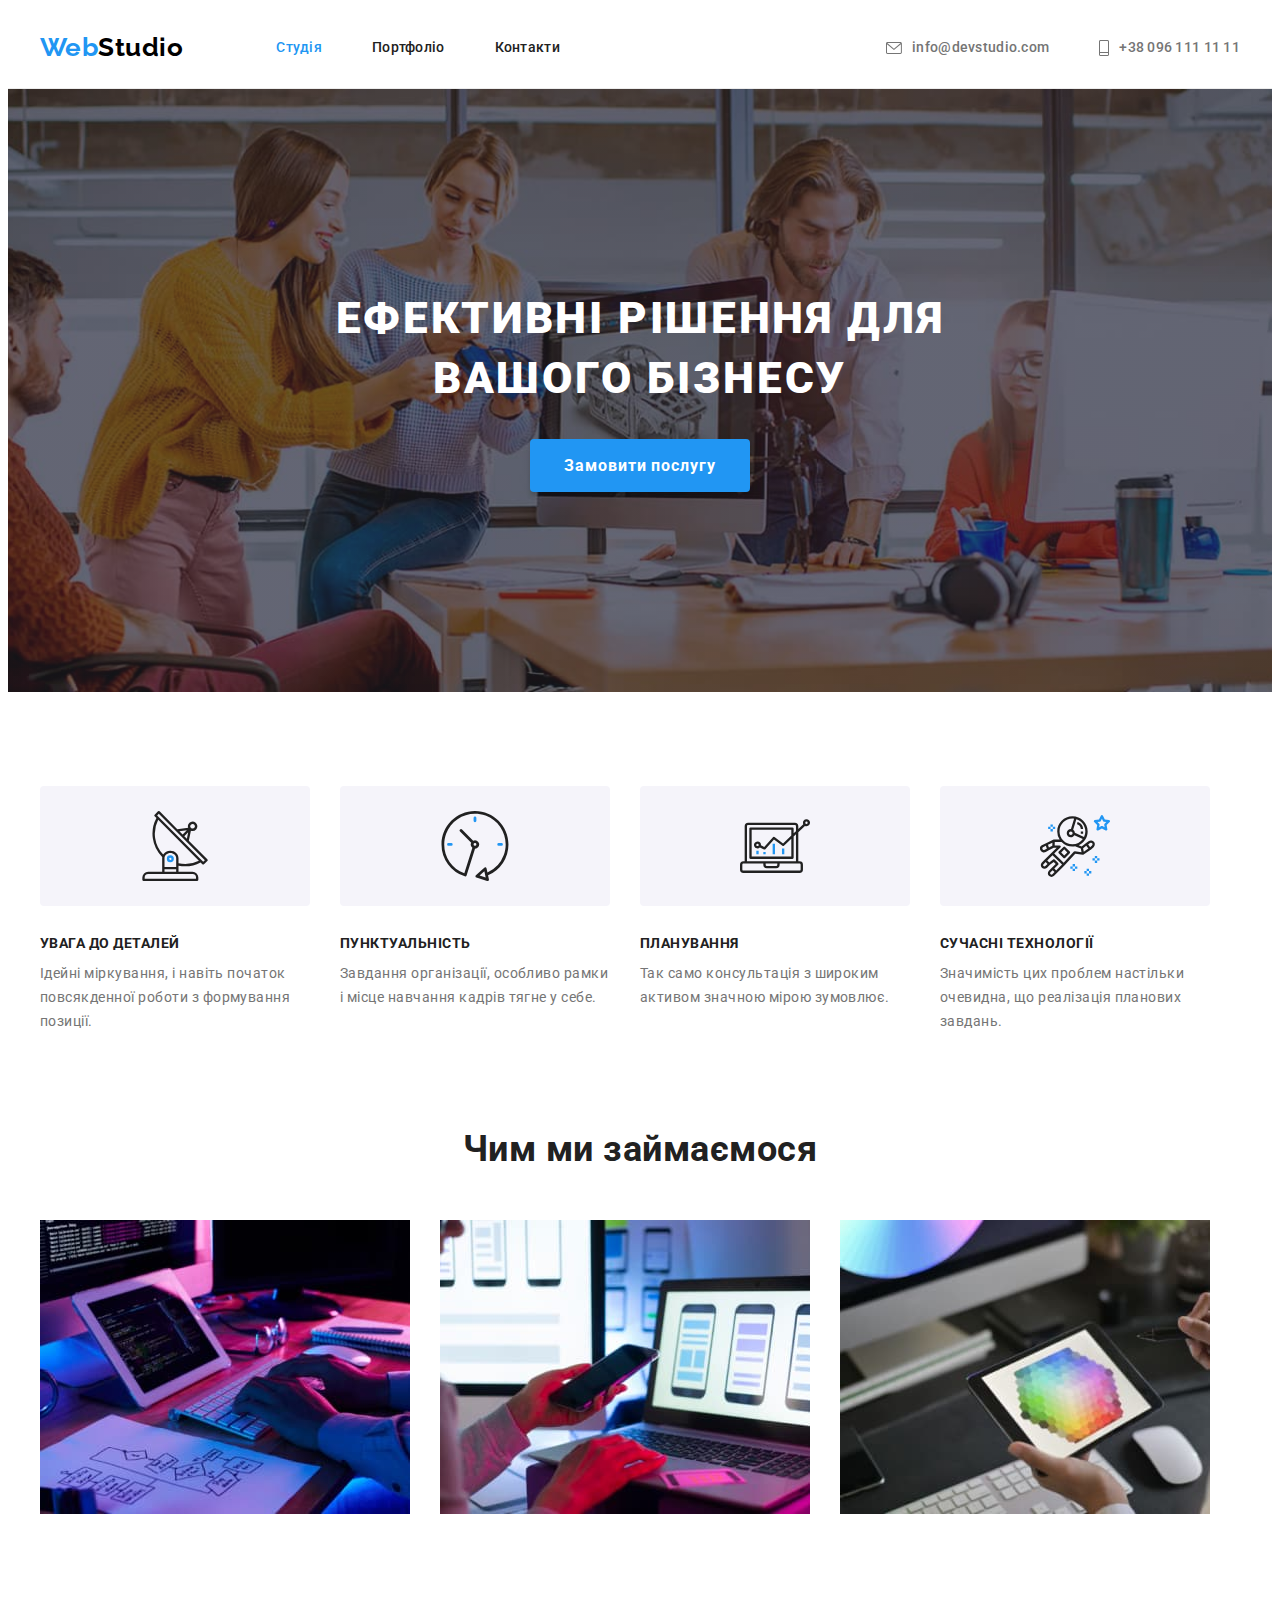
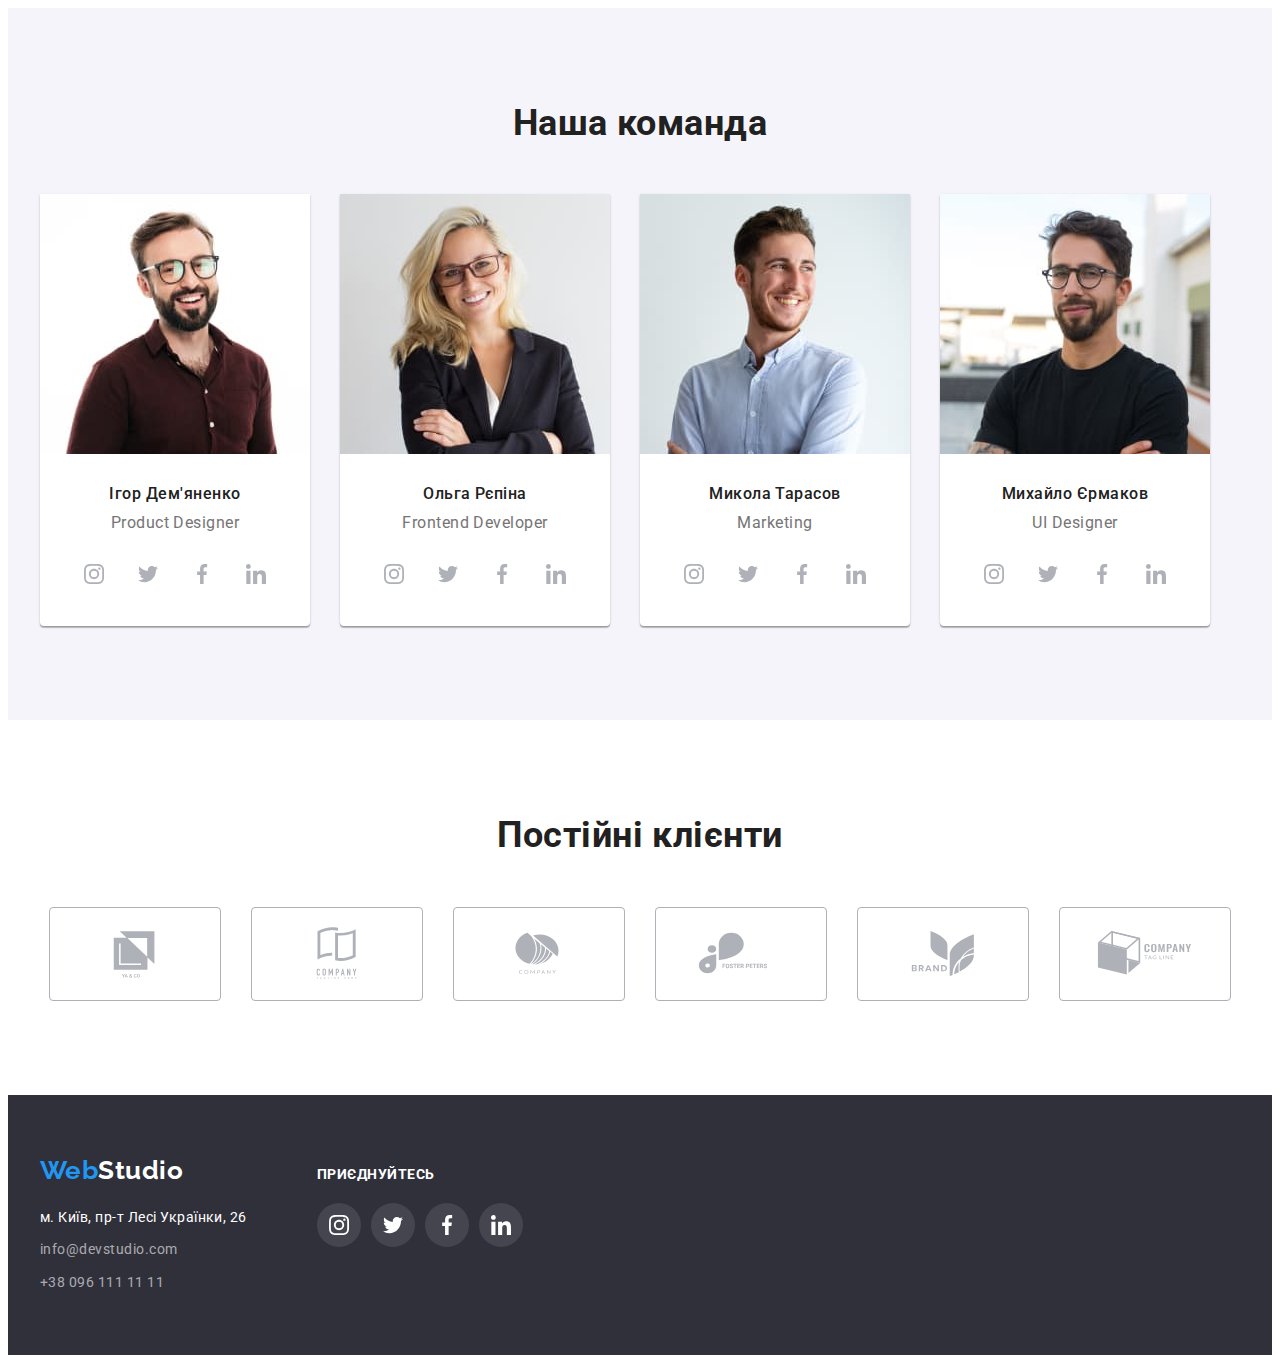
<file: index.html>
<!DOCTYPE html>
<html lang="uk">
  <head>
    <meta charset="UTF-8" />
    <meta http-equiv="X-UA-Compatible" content="IE=edge" />
    <meta name="viewport" content="width=device-width, initial-scale=1.0" />
    <title>WebStudio</title>
    <link rel="preconnect" href="https://fonts.googleapis.com" />
    <link rel="preconnect" href="https://fonts.gstatic.com" crossorigin />
    <!-- Fonts -->
    <link
      href="https://fonts.googleapis.com/css2?family=Raleway:wght@700&family=Roboto:wght@400;500;700;900&display=swap"
      rel="stylesheet"
    />
    <!-- Normalize -->
    <link
      rel="stylesheet"
      href="https://cdnjs.cloudflare.com/ajax/libs/modern-normalize/1.1.0/modern-normalize.min.css"
      integrity="sha512-wpPYUAdjBVSE4KJnH1VR1HeZfpl1ub8YT/NKx4PuQ5NmX2tKuGu6U/JRp5y+Y8XG2tV+wKQpNHVUX03MfMFn9Q=="
      crossorigin="anonymous"
      referrerpolicy="no-referrer"
    />
    <!-- CSS -->
    <link rel="stylesheet" href="./css/styles.css" />
  </head>

  <body>
    <!-- HEADER -->
    <header class="header-section">
      <div class="container header-container">
        <nav class="navigation">
          <a href="./index.html" class="logo link" lang="en"
            ><span class="logo-web">Web</span>Studio</a
          >
          <ul class="site-nav list">
            <li class="nav-item">
              <a href="./index.html" class="nav-link link current">Студія</a>
            </li>
            <li class="nav-item"><a href="./portfolio.html" class="nav-link link">Портфоліо</a></li>
            <li class="nav-item"><a href="#" class="nav-link link">Контакти</a></li>
          </ul>
        </nav>

        <!-- Contacts header -->
        <ul class="contact-list list">
          <li class="contact-item">
            <a href="mailto:info@devstudio.com" class="contact-email link"
              ><svg class="contact-icon" width="16" height="12">
                <use href="./images/icons.svg#mail"></use></svg
              >info@devstudio.com</a
            >
          </li>
          <li class="contact-item">
            <a href="tel:+380961111111" class="contact-phone link"
              ><svg class="contact-icon" width="10" height="16">
                <use href="./images/icons.svg#phone"></use></svg
              >+38 096 111 11 11</a
            >
          </li>
        </ul>
      </div>
    </header>

    <main>
      <!-- HERO -->
      <section class="hero">
        <div class="container">
          <h1 class="hero-title">Ефективні рішення для вашого бізнесу</h1>
          <button class="button-order" type="button">Замовити послугу</button>
        </div>
      </section>

      <!-- Переваги -->
      <section class="section">
        <div class="container">
          <h2 class="visually-hidden">Наші переваги</h2>
          <ul class="feature-list list">
            <li class="feature-item">
              <div class="thumb">
                <svg class="feature-icon" width="70" height="70">
                  <use href="./images/icons.svg#antenna"></use>
                </svg>
              </div>
              <h3 class="feature-title title">УВАГА ДО ДЕТАЛЕЙ</h3>
              <p class="text">
                Ідейні міркування, і навіть початок повсякденної роботи з формування позиції.
              </p>
            </li>
            <li class="feature-item">
              <div class="thumb">
                <svg class="feature-icon" width="70" height="70">
                  <use href="./images/icons.svg#clock"></use>
                </svg>
              </div>
              <h3 class="feature-title title">ПУНКТУАЛЬНІСТЬ</h3>
              <p class="text">
                Завдання організації, особливо рамки і місце навчання кадрів тягне у себе.
              </p>
            </li>
            <li class="feature-item">
              <div class="thumb">
                <svg class="feature-icon" width="70" height="70">
                  <use href="./images/icons.svg#diagram"></use>
                </svg>
              </div>
              <h3 class="feature-title title">ПЛАНУВАННЯ</h3>
              <p class="text">Так само консультація з широким активом значною мірою зумовлює.</p>
            </li>
            <li class="feature-item">
              <div class="thumb">
                <svg class="feature-icon" width="70" height="70">
                  <use href="./images/icons.svg#astronaut"></use>
                </svg>
              </div>
              <h3 class="feature-title title">СУЧАСНІ ТЕХНОЛОГІЇ</h3>
              <p class="text">
                Значимість цих проблем настільки очевидна, що реалізація планових завдань.
              </p>
            </li>
          </ul>
        </div>
      </section>

      <!-- Чим ми займаємося -->
      <section class="work section">
        <div class="container">
          <h2 class="work-title section-title">Чим ми займаємося</h2>
          <ul class="work-list list">
            <li>
              <img
                src="./images/work/coding.jpg"
                alt="Розробка програмного забезпечення"
                width="370"
              />
            </li>
            <li>
              <img
                src="./images/work/apps_for_phone.jpg"
                alt="Тестування мобільного додатку"
                width="370"
              />
            </li>
            <li>
              <img
                src="./images/work/apps_for_tablet.jpg"
                alt="Робота з палітрою кольорів"
                width="370"
              />
            </li>
          </ul>
        </div>
      </section>

      <!-- Наша команда -->
      <section class="team section">
        <div class="container">
          <h2 class="team-title section-title">Наша команда</h2>
          <ul class="team-list list">
            <li class="team-card">
              <img
                src="./images/team/product_designer.jpg"
                alt="фото Продукт дизайнер"
                width="270"
              />
              <div class="box">
                <h3 class="team-name">Ігор Дем'яненко</h3>
                <p class="team-job-title" lang="en">Product Designer</p>
                <ul class="socials list">
                  <li class="socials-item">
                    <a
                      class="socials-link link"
                      href="https://www.instagram.com"
                      target="_blank"
                      rel="nofollow noopener noreferrer"
                      aria-label="instagram"
                      ><svg class="socials-icon" width="20" height="20">
                        <use href="./images/icons.svg#instagram"></use></svg
                    ></a>
                  </li>
                  <li class="socials-item">
                    <a
                      class="socials-link link"
                      href="https://twitter.com"
                      target="_blank"
                      rel="nofollow noopener noreferrer"
                      aria-label="twitter"
                      ><svg class="socials-icon" width="20" height="20">
                        <use href="./images/icons.svg#twitter"></use></svg
                    ></a>
                  </li>
                  <li class="socials-item">
                    <a
                      class="socials-link link"
                      href="https://www.facebook.com"
                      target="_blank"
                      rel="nofollow noopener noreferrer"
                      aria-label="facebook"
                      ><svg class="socials-icon" width="20" height="20">
                        <use href="./images/icons.svg#facebook"></use></svg
                    ></a>
                  </li>
                  <li class="socials-item">
                    <a
                      class="socials-link link"
                      href="https://www.linkedin.com"
                      target="_blank"
                      rel="nofollow noopener noreferrer"
                      aria-label="linkedin"
                      ><svg class="socials-icon" width="20" height="20">
                        <use href="./images/icons.svg#linkedin"></use></svg
                    ></a>
                  </li>
                </ul>
              </div>
            </li>
            <li class="team-card">
              <img
                src="./images/team/frontend_developer.jpg"
                alt="фото Розробник інтерфейсу"
                width="270"
              />
              <div class="box">
                <h3 class="team-name">Ольга Рєпіна</h3>
                <p class="team-job-title" lang="en">Frontend Developer</p>
                <ul class="socials list">
                  <li class="socials-item">
                    <a
                      class="socials-link link"
                      href="https://www.instagram.com"
                      target="_blank"
                      rel="nofollow noopener noreferrer"
                      aria-label="instagram"
                      ><svg class="socials-icon" width="20" height="20">
                        <use href="./images/icons.svg#instagram"></use></svg
                    ></a>
                  </li>
                  <li class="socials-item">
                    <a
                      class="socials-link link"
                      href="https://twitter.com"
                      target="_blank"
                      rel="nofollow noopener noreferrer"
                      aria-label="twitter"
                      ><svg class="socials-icon" width="20" height="20">
                        <use href="./images/icons.svg#twitter"></use></svg
                    ></a>
                  </li>
                  <li class="socials-item">
                    <a
                      class="socials-link link"
                      href="https://www.facebook.com"
                      target="_blank"
                      rel="nofollow noopener noreferrer"
                      aria-label="facebook"
                      ><svg class="socials-icon" width="20" height="20">
                        <use href="./images/icons.svg#facebook"></use></svg
                    ></a>
                  </li>
                  <li class="socials-item">
                    <a
                      class="socials-link link"
                      href="https://www.linkedin.com"
                      target="_blank"
                      rel="nofollow noopener noreferrer"
                      aria-label="linkedin"
                      ><svg class="socials-icon" width="20" height="20">
                        <use href="./images/icons.svg#linkedin"></use></svg
                    ></a>
                  </li>
                </ul>
              </div>
            </li>
            <li class="team-card">
              <img src="./images/team/marketing.jpg" alt="фото Маркетинг" width="270" />
              <div class="box">
                <h3 class="team-name">Микола Тарасов</h3>
                <p class="team-job-title" lang="en">Marketing</p>
                <ul class="socials list">
                  <li class="socials-item">
                    <a
                      class="socials-link link"
                      href="https://www.instagram.com"
                      target="_blank"
                      rel="nofollow noopener noreferrer"
                      aria-label="instagram"
                      ><svg class="socials-icon" width="20" height="20">
                        <use href="./images/icons.svg#instagram"></use></svg
                    ></a>
                  </li>
                  <li class="socials-item">
                    <a
                      class="socials-link link"
                      href="https://twitter.com"
                      target="_blank"
                      rel="nofollow noopener noreferrer"
                      aria-label="twitter"
                      ><svg class="socials-icon" width="20" height="20">
                        <use href="./images/icons.svg#twitter"></use></svg
                    ></a>
                  </li>
                  <li class="socials-item">
                    <a
                      class="socials-link link"
                      href="https://www.facebook.com"
                      target="_blank"
                      rel="nofollow noopener noreferrer"
                      aria-label="facebook"
                      ><svg class="socials-icon" width="20" height="20">
                        <use href="./images/icons.svg#facebook"></use></svg
                    ></a>
                  </li>
                  <li class="socials-item">
                    <a
                      class="socials-link link"
                      href="https://www.linkedin.com"
                      target="_blank"
                      rel="nofollow noopener noreferrer"
                      aria-label="linkedin"
                      ><svg class="socials-icon" width="20" height="20">
                        <use href="./images/icons.svg#linkedin"></use></svg
                    ></a>
                  </li>
                </ul>
              </div>
            </li>
            <li class="team-card">
              <img
                src="./images/team/ui_designer.jpg"
                alt="фото Дизайнер інтерфейсу користувача"
                width="270"
              />
              <div class="box">
                <h3 class="team-name">Михайло Єрмаков</h3>
                <p class="team-job-title" lang="en">UI Designer</p>
                <ul class="socials list">
                  <li class="socials-item">
                    <a
                      class="socials-link link"
                      href="https://www.instagram.com"
                      target="_blank"
                      rel="nofollow noopener noreferrer"
                      aria-label="instagram"
                      ><svg class="socials-icon" width="20" height="20">
                        <use href="./images/icons.svg#instagram"></use></svg
                    ></a>
                  </li>
                  <li class="socials-item">
                    <a
                      class="socials-link link"
                      href="https://twitter.com"
                      target="_blank"
                      rel="nofollow noopener noreferrer"
                      aria-label="twitter"
                      ><svg class="socials-icon" width="20" height="20">
                        <use href="./images/icons.svg#twitter"></use></svg
                    ></a>
                  </li>
                  <li class="socials-item">
                    <a
                      class="socials-link link"
                      href="https://www.facebook.com"
                      target="_blank"
                      rel="nofollow noopener noreferrer"
                      aria-label="facebook"
                      ><svg class="socials-icon" width="20" height="20">
                        <use href="./images/icons.svg#facebook"></use></svg
                    ></a>
                  </li>
                  <li class="socials-item">
                    <a
                      class="socials-link link"
                      href="https://www.linkedin.com"
                      target="_blank"
                      rel="nofollow noopener noreferrer"
                      aria-label="linkedin"
                      ><svg class="socials-icon" width="20" height="20">
                        <use href="./images/icons.svg#linkedin"></use></svg
                    ></a>
                  </li>
                </ul>
              </div>
            </li>
          </ul>
        </div>
      </section>

      <!-- Постійні клієнти -->
      <section class="customers section">
        <div class="container">
          <h2 class="section-title">Постійні клієнти</h2>
          <ul class="clients list">
            <li class="client-card">
              <a class="card-link link" href="#"
                ><svg class="customer-icon" width="106" height="60">
                  <use href="./images/icons.svg#client-1"></use></svg
              ></a>
            </li>
            <li class="client-card">
              <a class="card-link link" href="#"
                ><svg class="customer-icon" width="106" height="60">
                  <use href="./images/icons.svg#client-2"></use></svg
              ></a>
            </li>
            <li class="client-card">
              <a class="card-link link" href="#"
                ><svg class="customer-icon" width="106" height="60">
                  <use href="./images/icons.svg#client-3"></use></svg
              ></a>
            </li>
            <li class="client-card">
              <a class="card-link link" href="#"
                ><svg class="customer-icon" width="106" height="60">
                  <use href="./images/icons.svg#client-4"></use></svg
              ></a>
            </li>
            <li class="client-card">
              <a class="card-link link" href="#"
                ><svg class="customer-icon" width="106" height="60">
                  <use href="./images/icons.svg#client-5"></use></svg
              ></a>
            </li>
            <li class="client-card">
              <a class="card-link link" href="#"
                ><svg class="customer-icon" width="106" height="60">
                  <use href="./images/icons.svg#client-6"></use></svg
              ></a>
            </li>
          </ul>
        </div>
      </section>
    </main>

    <!-- FOOTER -->
    <footer class="footer">
      <div class="container">
        <div class="footer-info">
          <a class="logo logo-footer" href="./index.html" lang="en"
            ><span class="logo-web">Web</span>Studio</a
          >
          <address class="address">
            <ul class="adress-list list">
              <li>
                <a
                  class="adress-city link"
                  href="https://goo.gl/maps/CPtrU1FHBa2aNyZL9"
                  target="_blank"
                  rel="noopener noreferrer"
                >
                  м. Київ, пр-т Лесі Українки, 26
                </a>
              </li>
              <li class="contact-footer">
                <a class="contact-email link" href="mailto:info@devstudio.com">
                  info@devstudio.com</a
                >
              </li>
              <li class="contact-footer">
                <a class="contact-phone link" href="tel:+380961111111"> +38 096 111 11 11</a>
              </li>
            </ul>
          </address>
        </div>

        <!-- Footer socials -->
        <div class="footer-socials">
          <h2 class="section-title">Приєднуйтесь</h2>
          <ul class="socials list">
            <li class="socials-item">
              <a
                class="socials-link link"
                href="https://www.instagram.com"
                target="_blank"
                rel="nofollow noopener noreferrer"
                aria-label="instagram"
                ><svg class="socials-icon" width="20" height="20">
                  <use href="./images/icons.svg#instagram"></use></svg
              ></a>
            </li>
            <li class="socials-item">
              <a
                class="socials-link link"
                href="https://twitter.com"
                target="_blank"
                rel="nofollow noopener noreferrer"
                aria-label="twitter"
                ><svg class="socials-icon" width="20" height="20">
                  <use href="./images/icons.svg#twitter"></use></svg
              ></a>
            </li>
            <li class="socials-item">
              <a
                class="socials-link link"
                href="https://www.facebook.com"
                target="_blank"
                rel="nofollow noopener noreferrer"
                aria-label="facebook"
                ><svg class="socials-icon" width="20" height="20">
                  <use href="./images/icons.svg#facebook"></use></svg
              ></a>
            </li>
            <li class="socials-item">
              <a
                class="socials-link link"
                href="https://www.linkedin.com"
                target="_blank"
                rel="nofollow noopener noreferrer"
                aria-label="linkedin"
                ><svg class="socials-icon" width="20" height="20">
                  <use href="./images/icons.svg#linkedin"></use></svg
              ></a>
            </li>
          </ul>
        </div>
      </div>
    </footer>
  </body>
</html>
</file>
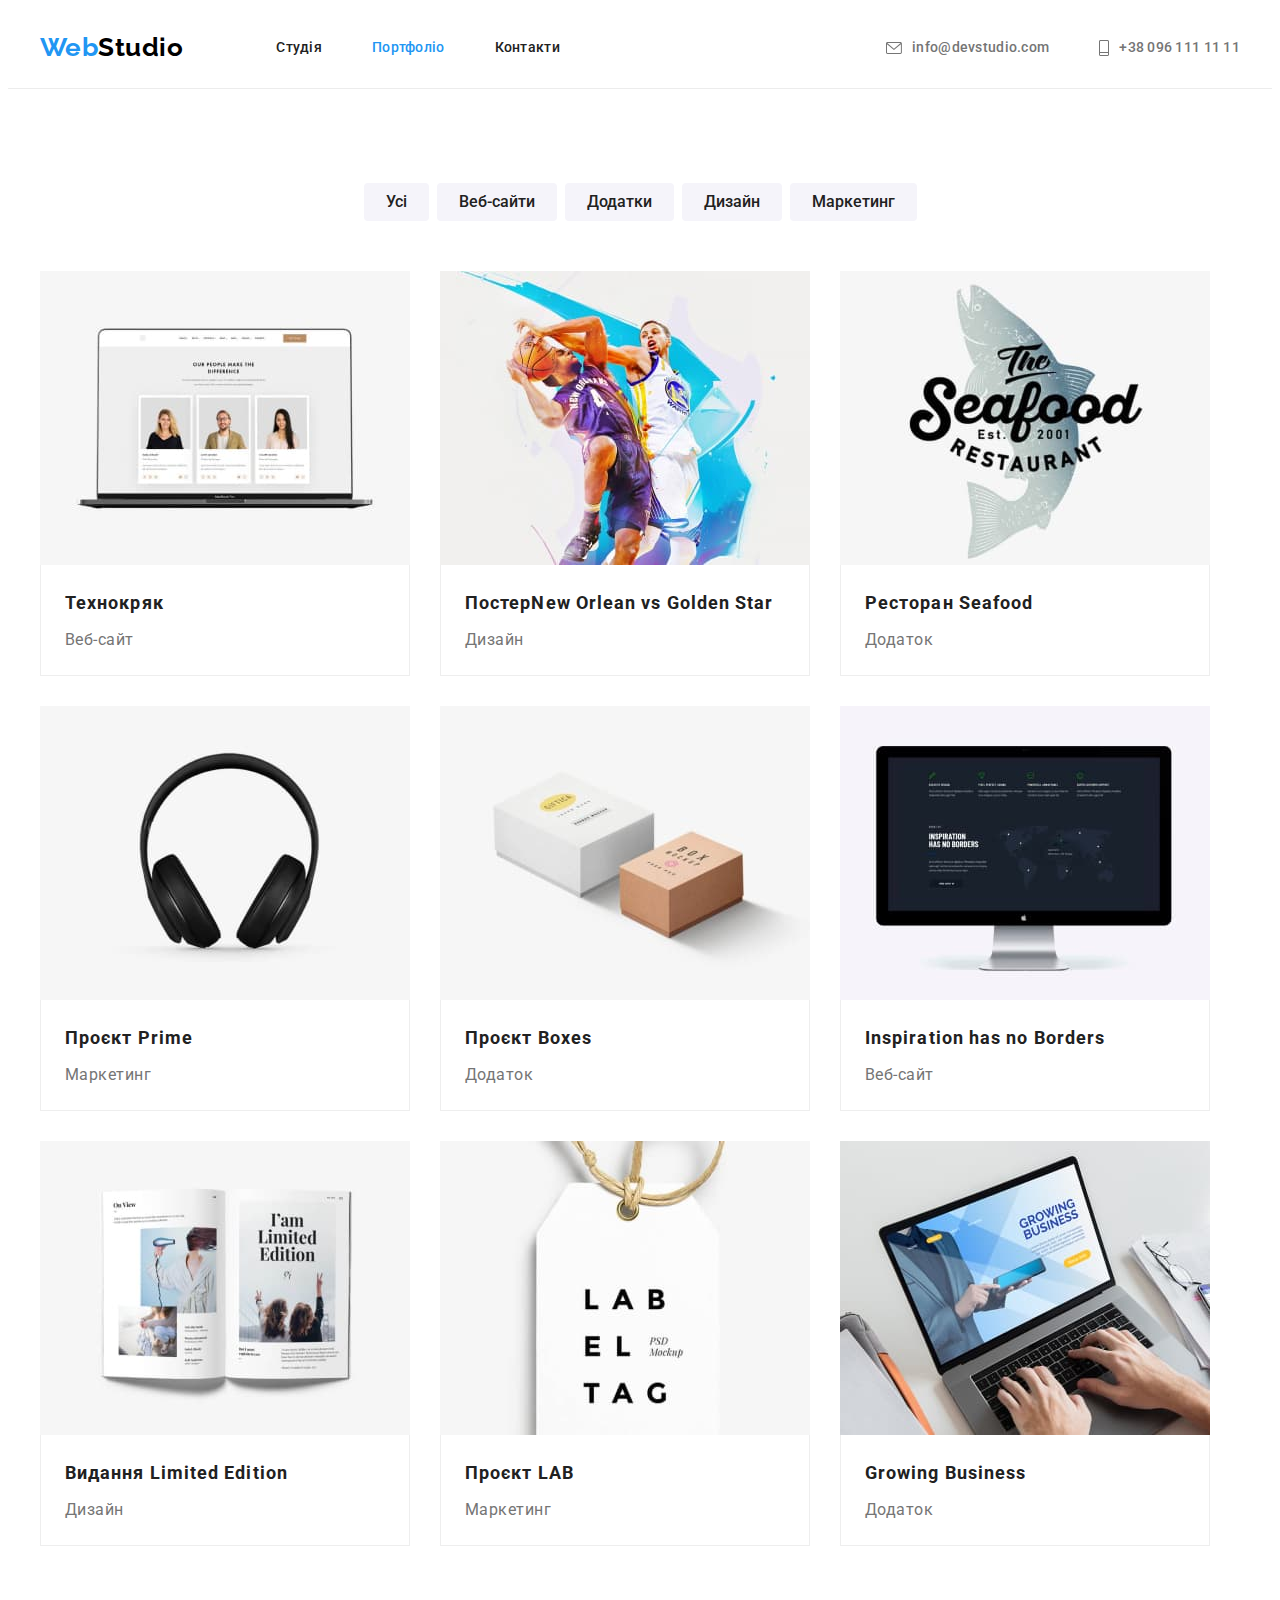
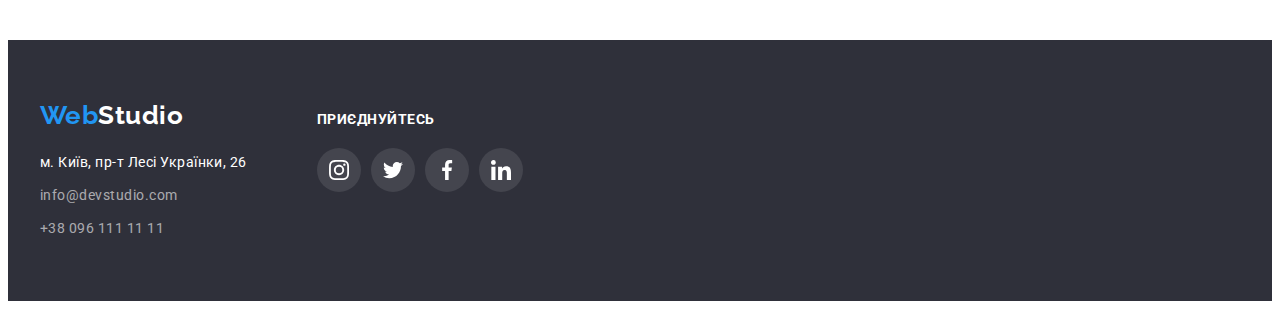
<file: portfolio.html>
<!DOCTYPE html>
<html lang="uk">
  <head>
    <meta charset="UTF-8" />
    <meta http-equiv="X-UA-Compatible" content="IE=edge" />
    <meta name="viewport" content="width=device-width, initial-scale=1.0" />
    <title>WebStudio</title>
    <link rel="preconnect" href="https://fonts.googleapis.com" />
    <link rel="preconnect" href="https://fonts.gstatic.com" crossorigin />
    <!-- Fonts -->
    <link
      href="https://fonts.googleapis.com/css2?family=Raleway:wght@700&family=Roboto:wght@400;500;700;900&display=swap"
      rel="stylesheet"
    />
    <!-- Normalize -->
    <link
      rel="stylesheet"
      href="https://cdnjs.cloudflare.com/ajax/libs/modern-normalize/1.1.0/modern-normalize.min.css"
      integrity="sha512-wpPYUAdjBVSE4KJnH1VR1HeZfpl1ub8YT/NKx4PuQ5NmX2tKuGu6U/JRp5y+Y8XG2tV+wKQpNHVUX03MfMFn9Q=="
      crossorigin="anonymous"
      referrerpolicy="no-referrer"
    />
    <!-- CSS -->
    <link rel="stylesheet" href="./css/styles.css" />
  </head>

  <body>
    <!-- HEADER -->
    <header class="header-section">
      <div class="container header-container">
        <nav class="navigation">
          <a href="./index.html" class="logo link" lang="en"
            ><span class="logo-web">Web</span>Studio</a
          >
          <ul class="site-nav list">
            <li class="nav-item"><a href="./index.html" class="nav-link link">Студія</a></li>
            <li class="nav-item">
              <a href="./portfolio.html" class="nav-link link current">Портфоліо</a>
            </li>
            <li class="nav-item"><a href="#" class="nav-link link">Контакти</a></li>
          </ul>
        </nav>

        <!-- Contacts header -->
        <ul class="contact-list list">
          <li class="contact-item">
            <a href="mailto:info@devstudio.com" class="contact-email link"
              ><svg class="contact-icon" width="16" height="12">
                <use href="./images/icons.svg#mail"></use></svg
              >info@devstudio.com</a
            >
          </li>
          <li class="contact-item">
            <a href="tel:+380961111111" class="contact-phone link"
              ><svg class="contact-icon" width="10" height="16">
                <use href="./images/icons.svg#phone"></use></svg
              >+38 096 111 11 11</a
            >
          </li>
        </ul>
      </div>
    </header>

    <!-- HERO -->
    <main>
      <section class="section">
        <div class="container">
          <h1 class="visually-hidden">Наші проекти</h1>
          <ul class="portfolio-list list">
            <li><button class="portfolio-btn" type="button">Усі</button></li>
            <li><button class="portfolio-btn" type="button">Веб-сайти</button></li>
            <li><button class="portfolio-btn" type="button">Додатки</button></li>
            <li><button class="portfolio-btn" type="button">Дизайн</button></li>
            <li><button class="portfolio-btn" type="button">Маркетинг</button></li>
          </ul>
          <ul class="site-list list">
            <li class="site">
              <a class="site-link link" href="#">
                <img
                  src="./images/portfolio/project1.jpg"
                  alt="Веб-сайт"
                  width="370"
                  height="294"
                />
                <div class="site-container">
                  <h2 class="site-name">Технокряк</h2>
                  <p class="site-type">Веб-сайт</p>
                </div>
              </a>
            </li>
            <li class="site">
              <a class="site-link link" href="#">
                <img
                  src="./images/portfolio/project2.jpg"
                  alt="Постер баскетбол"
                  width="370"
                  height="294"
                />
                <div class="site-container">
                  <h2 class="site-name">Постер<span lang="en">New Orlean vs Golden Star</span></h2>
                  <p class="site-type">Дизайн</p>
                </div>
              </a>
            </li>
            <li class="site">
              <a class="site-link link" href="#">
                <img
                  src="./images/portfolio/project3.jpg"
                  alt="Додаток рибний ресторан"
                  width="370"
                  height="294"
                />
                <div class="site-container">
                  <h2 class="site-name">Ресторан <span lang="en">Seafood</span></h2>
                  <p class="site-type">Додаток</p>
                </div>
              </a>
            </li>
            <li class="site">
              <a class="site-link link" href="#">
                <img
                  src="./images/portfolio/project4.jpg"
                  alt="Навушники"
                  width="370"
                  height="294"
                />
                <div class="site-container">
                  <h2 class="site-name">Проєкт <span lang="en">Prime</span></h2>
                  <p class="site-type">Маркетинг</p>
                </div>
              </a>
            </li>
            <li class="site">
              <a class="site-link link" href="#">
                <img
                  src="./images/portfolio/project5.jpg"
                  alt="Додаток коробки"
                  width="370"
                  height="294"
                />
                <div class="site-container">
                  <h2 class="site-name">Проєкт <span lang="en">Boxes</span></h2>
                  <p class="site-type">Додаток</p>
                </div>
              </a>
            </li>
            <li class="site">
              <a class="site-link link" href="#">
                <img
                  src="./images/portfolio/project6.jpg"
                  alt="Веб-сайт"
                  width="370"
                  height="294"
                />
                <div class="site-container">
                  <h2 class="site-name" lang="en">Inspiration has no Borders</h2>
                  <p class="site-type">Веб-сайт</p>
                </div>
              </a>
            </li>
            <li class="site">
              <a class="site-link link" href="#">
                <img src="./images/portfolio/project7.jpg" alt="Журнал" width="370" height="294" />
                <div class="site-container">
                  <h2 class="site-name">Видання <span lang="en">Limited Edition</span></h2>
                  <p class="site-type">Дизайн</p>
                </div>
              </a>
            </li>
            <li class="site">
              <a class="site-link link" href="#">
                <img
                  src="./images/portfolio/project8.jpg"
                  alt="Етикетка"
                  width="370"
                  height="294"
                />
                <div class="site-container">
                  <h2 class="site-name">Проєкт <span lang="en">LAB</span></h2>
                  <p class="site-type">Маркетинг</p>
                </div>
              </a>
            </li>
            <li class="site">
              <a class="site-link link" href="#">
                <img
                  src="./images/portfolio/project9.jpg"
                  alt="Додаток зростаючий бізнес"
                  width="370"
                  height="294"
                />
                <div class="site-container">
                  <h2 class="site-name" lang="en">Growing Business</h2>
                  <p class="site-type">Додаток</p>
                </div>
              </a>
            </li>
          </ul>
        </div>
      </section>
    </main>

    <!-- FOOTER -->
    <footer class="footer">
      <div class="container">
        <div class="footer-info">
          <a class="logo logo-footer" href="./index.html" lang="en"
            ><span class="logo-web">Web</span>Studio</a
          >
          <address class="address">
            <ul class="adress-list list">
              <li>
                <a
                  class="adress-city link"
                  href="https://goo.gl/maps/CPtrU1FHBa2aNyZL9"
                  target="_blank"
                  rel="noopener noreferrer"
                >
                  м. Київ, пр-т Лесі Українки, 26
                </a>
              </li>
              <li class="contact-footer">
                <a class="contact-email link" href="mailto:info@devstudio.com">
                  info@devstudio.com</a
                >
              </li>
              <li class="contact-footer">
                <a class="contact-phone link" href="tel:+380961111111"> +38 096 111 11 11</a>
              </li>
            </ul>
          </address>
        </div>

        <!-- Footer socials -->
        <div class="footer-socials">
          <h2 class="section-title">Приєднуйтесь</h2>
          <ul class="socials list">
            <li class="socials-item">
              <a
                class="socials-link link"
                href="https://www.instagram.com"
                target="_blank"
                rel="nofollow noopener noreferrer"
                aria-label="instagram"
                ><svg class="socials-icon" width="20" height="20">
                  <use href="./images/icons.svg#instagram"></use></svg
              ></a>
            </li>
            <li class="socials-item">
              <a
                class="socials-link link"
                href="https://twitter.com"
                target="_blank"
                rel="nofollow noopener noreferrer"
                aria-label="twitter"
                ><svg class="socials-icon" width="20" height="20">
                  <use href="./images/icons.svg#twitter"></use></svg
              ></a>
            </li>
            <li class="socials-item">
              <a
                class="socials-link link"
                href="https://www.facebook.com"
                target="_blank"
                rel="nofollow noopener noreferrer"
                aria-label="facebook"
                ><svg class="socials-icon" width="20" height="20">
                  <use href="./images/icons.svg#facebook"></use></svg
              ></a>
            </li>
            <li class="socials-item">
              <a
                class="socials-link link"
                href="https://www.linkedin.com"
                target="_blank"
                rel="nofollow noopener noreferrer"
                aria-label="linkedin"
                ><svg class="socials-icon" width="20" height="20">
                  <use href="./images/icons.svg#linkedin"></use></svg
              ></a>
            </li>
          </ul>
        </div>
      </div>
    </footer>
  </body>
</html>
</file>
<file: css/styles.css>
/* основной цвет текста - #212121 */
/* вторичный цвет текста - #757575 */
/* акцент - #2196F3 */
/* белый - #FFFFFF */
:root {
    --primary-font: 'Roboto', sans-serif;
    --secondary-font: 'Raleway', sans-serif;
    --primary-background-color:#fff;
    --secondary-background-color:#2F303A;
    --third-background-color:#F5F4FA;
    --primary-text-color-theme-light:#212121;
    --secondary-text-color-theme-light:#757575;
    --third-text-color-theme-dark:rgba(255, 255, 255, 0.6);
    --primary-text-color-theme-dark: #FFFFFF;
    --accent-color:#2196F3;
    --logo-color:#000000;
    --order-button-background-color: #188CE8;
    --overlay-color: rgba(47, 48, 58, 0.4)
}

body {
    background-color: var(--primary-background-color);
    color: var(--primary-text-color-theme-light);
    font-family: var(--primary-font);
    letter-spacing: 0.03em;
}

h1,h2,h3,h4,h5,h6,p,ul {
    margin: 0;
    padding: 0;
}

/* Reset start */

.link {
    text-decoration: none;
}

.list {
    list-style: none;
}

.text {
    color: var(--secondary-text-color-theme-light);
}

img {
    display: block;
    max-width: 100%;
}

.visually-hidden {
    position: absolute;
    width: 1px;
    height: 1px;
    margin: -1px;
    border: 0;
    padding: 0;

    white-space: nowrap;
    clip-path: inset(100%);
    clip: rect(0 0 0 0);
    overflow: hidden;
}
/* Reset finish */

.container {
    width: 1200px;
    margin-left: auto;
    margin-right: auto;
    padding-left: 15px;
    padding-right: 15px;

    /* outline: 2px solid tomato; */
}

/* HEADER */

.header-container {
    display: flex;
    align-items: center;
}

.header-section {
    border-bottom: 1px solid #ECECEC;;
}

/* Logo */

.logo {
    font-family: var(--secondary-font);
    font-weight: 700;
    font-size: 26px;
    line-height: 1.19;
    text-decoration: none;

    color: var(--logo-color);
    display: block;
}

.logo-web {
    color: var(--accent-color);
}

.navigation .logo {
    padding-top: 24px;
    padding-bottom: 24px;;
    margin-right: 93px;
}

/* Site nav */

.navigation {
    display: flex;
}

.site-nav {
    display: flex;
    align-items: center;
}

.site-nav .link {
    color: var(--primary-text-color-theme-light);
}

.site-nav .link:hover,
.site-nav .link:focus {
    color: var(--accent-color);
}

.site-nav .link.current {
    color: var(--accent-color);
}

.nav-link {
    font-weight: 500;
    font-size: 14px;
    line-height: 1.14;
    letter-spacing: 0.02em;
    
    color: var(--primary-text-color-theme-light);
    padding-top: 32px;
    padding-bottom: 32px;
    display: block;
}

.nav-item:not(:last-child) {
    margin-right: 50px;
}

/* CONTACTS - HEADER */

.contact-list {
    display: flex;
    margin-left: auto;
}

.contact-item {
    font-weight: 500;
    font-size: 14px;
    line-height: 1.14;
    letter-spacing: 0.02em;
    
    color: var(--secondary-text-color-theme-light);
}

.contact-item .contact-email,
.contact-item .contact-phone {
    padding-top: 32px;
    padding-bottom: 32px;
    color: var(--secondary-text-color-theme-light);
}

.contact-item:not(:last-child) {
    margin-right: 50px;
}

.contact-email,
.contact-phone {
    color: var(--secondary-text-color-theme-light);
    display: flex;
    align-items: center;
    gap: 10px;
}

.adress-city:hover,
.adress-city:focus,
.contact-email:hover,
.contact-email:focus,
.contact-phone:hover,
.contact-phone:focus {
    color: var(--accent-color);
}

.contact-icon {
    fill: currentColor;
}

/* HERO */

.hero {
    background: rgba(47, 48, 58, 0.4);
    text-align: center;
    max-width: 1600px;
    padding-top: 200px;
    padding-bottom: 200px;
    background-image: linear-gradient(to right, var(--overlay-color), var(--overlay-color)), url(../images/hero.jpg);
    margin-left: auto;
    margin-right: auto;
    background-size: cover;
    background-repeat: no-repeat;
    background-position: center;
}

.hero-title {
    font-weight: 900;
    font-size: 44px;
    line-height: 1.36;
    text-align: center;
    letter-spacing: 0.06em;
    text-transform: uppercase;

    color: var(--primary-background-color);
    max-width: 693px;
    margin: 0 auto;
}

.button-order {
    font-weight: 700;
    font-size: 16px;
    font-family: inherit;
    line-height: 1.86;
    align-items: center;
    text-align: center;
    letter-spacing: 0.06em;
    cursor: pointer;

    color: var(--primary-text-color-theme-dark);
    background-color: var(--accent-color);

    box-shadow: 0px 4px 4px rgba(0, 0, 0, 0.15);
    border-radius: 4px;
    border-color: transparent;

    margin-top: 30px;
    padding: 10px 32px;
}

.button-order:hover,
.button-order:focus {
    background-color: var(--order-button-background-color);
}

/* Section */

.section {
    display: block;
    padding-top: 94px;
    padding-bottom: 94px;
}

.section-title {
    font-weight: 700;
    font-size: 36px;
    line-height: 1.17;
    text-align: center;

color: var(--primary-text-color-theme-light);
}

.title {
    font-weight: 700;
    font-size: 14px;
    line-height: 1.14;
    text-transform: uppercase;
}

.text {
    font-size: 14px;
    line-height: 1.71;

    color: var(--secondary-text-color-theme-light);
}

/* Feature list */

.feature-list {
    display: flex;
    gap: 30px;
}

.feature-item {
    width: 270px;
}

.thumb {
    display: flex;
    align-items: center;
    justify-content: center;
    height: 120px;
    background: #F5F4FA;
    border-radius: 4px;
    margin-bottom: 30px;
}

.feature-title {
    margin-bottom: 10px;
}

/* Work */

.work {
    padding-top: 0;
}

.work-title {
    margin-bottom: 50px;
}

.work-list {
    display: flex;
    flex-wrap: wrap;
    gap: 30px;
}

/* Our Team */

.team {
    background-color: var(--third-background-color);
}

.team-title {
    margin-bottom: 50px;
}

.team-list {
    display: flex;
    gap: 30px;
}

.team-card {
    box-shadow: 0px 1px 3px rgba(0, 0, 0, 0.12), 0px 1px 1px rgba(0, 0, 0, 0.14), 0px 2px 1px rgba(0, 0, 0, 0.2);
    border-radius: 0px 0px 4px 4px;

    background-color: var(--primary-background-color);
}

.box {
    padding-top: 30px;
    padding-bottom: 30px;
}

.team-name {
    font-weight: 500;
    font-size: 16px;
    line-height: 1.19;
    text-align: center;
    margin-bottom: 10px;
}

.team-job-title {
    font-size: 16px;
    line-height: 1.19;
    text-align: center;
    margin-bottom: 16px;

    color: var(--secondary-text-color-theme-light)
}

/* SOCIALS */

.socials {
    display: flex;
    justify-content: center;
    gap: 10px;
}

.socials-link {
    display: flex;
    align-items: center;
    justify-content: center;
    
    width: 44px;
    height: 44px;
    background-color: #fff;
    color: rgba(175, 177, 184, 1);
    border-radius: 50%;
}

.socials-icon {
    fill: currentColor;
}

.socials-link:hover,
.socials-link:focus {
    color: rgba(255, 255, 255, 1);
    background-color: var(--accent-color);
}

/* Regular Customers */

.clients {
    display: flex;
    justify-content: center;
    align-items: center;
    gap: 30px;
    margin-top: 50px;
}

.client-card {
    flex-basis: calc(100% - 5 * var(--card-gap) / 6);
}

.card-link {
    display: flex;
    align-items: center;
    justify-content: center;
    width: 170px;
    height: 92px;
    color: #AFB1B8;
    border: 1px solid #AFB1B8;
    border-radius: 4px;
}

.customer-icon {
    fill: currentColor;
}

.card-link:hover,
.card-link:focus {
    color: var(--accent-color);
    border-color: var(--accent-color);
}

/* FOOTER */
.footer {
    padding-top: 60px;
    padding-bottom: 60px;

    background-color: var(--secondary-background-color);
}

.footer .container {
    display: flex;
    align-items: baseline;
    gap: 70px;
}

.logo-footer {
    color: var(--primary-text-color-theme-dark);
}

.address {
    margin-top: 20px;
}

.adress-list {
    font-family: var(--primary-font);
    font-style: normal;
    font-size: 14px;
    line-height: 1.71;
}

.adress-city {
    color: var(--primary-text-color-theme-dark);
}

.contact-footer {
    margin-top: 9px;
}

.contact-email,
.contact-phone {
    color: var(--third-text-color-theme-dark);
}

/* Footer socials */

.footer-socials {
    display: block;
}

.footer-socials .section-title {
    display: block;
    text-align: left;
}

.footer-socials .section-title {
    font-size: 14px;
    line-height: 1.14;
    text-transform: uppercase;
    
    color: #FFFFFF;
}

.socials {
    margin-top: 20px;
}

.footer-socials .socials-link {
    color: #FFFFFF;
    background: rgba(255, 255, 255, 0.1);
}

.footer-socials .socials-link:hover,
.footer-socials .socials-link:focus {
    color: rgba(255, 255, 255, 1);
    background-color: var(--accent-color);
}

/* ==================================== */
/* PORTFOLIO */
/* ==================================== */

.portfolio-list {
    display: flex;
    justify-content: center;
    gap: 8px;
    margin-bottom: 50px;
}

.portfolio-btn {
    font-family: inherit;
    font-weight: 500;
    font-size: 16px;
    line-height: 1.63;
    text-align: center;
    cursor: pointer;

    background-color: var(--third-background-color);
    color: var(--primary-text-color-theme-light);
    border: transparent;
    border-radius: 4px;
    padding: 6px 22px;
}

.portfolio-btn:hover,
.portfolio-btn:focus {
    background-color: var(--accent-color);
    color: var(--primary-text-color-theme-dark);
    box-shadow: 0px 3px 1px rgba(0, 0, 0, 0.1), 0px 1px 2px rgba(0, 0, 0, 0.08), 0px 2px 2px rgba(0, 0, 0, 0.12);
}

.site-list {
    display: flex;
    flex-wrap: wrap;
    gap: 30px;
}

.site-link {
    display: block;
}

.site-link:hover,
.site-link:focus {
    box-shadow: 0px 1px 1px rgba(0, 0, 0, 0.12), 0px 4px 4px rgba(0, 0, 0, 0.06), 1px 4px 6px rgba(0, 0, 0, 0.16);
}   

.site-container {
    border-right: 1px solid #EEEEEE;
    border-bottom: 1px solid #EEEEEE;
    border-left: 1px solid #EEEEEE;
    padding: 20px 24px;
}

.site-name {
    font-weight: 700;
    font-size: 18px;
    line-height: 2.0;
    letter-spacing: 0.06em;

    color: var(--primary-text-color-theme-light);
    margin-bottom: 4px;
}

.site-type {
    font-size: 16px;
    line-height: 1.88;

    color: var(--secondary-text-color-theme-light);
}
</file>
